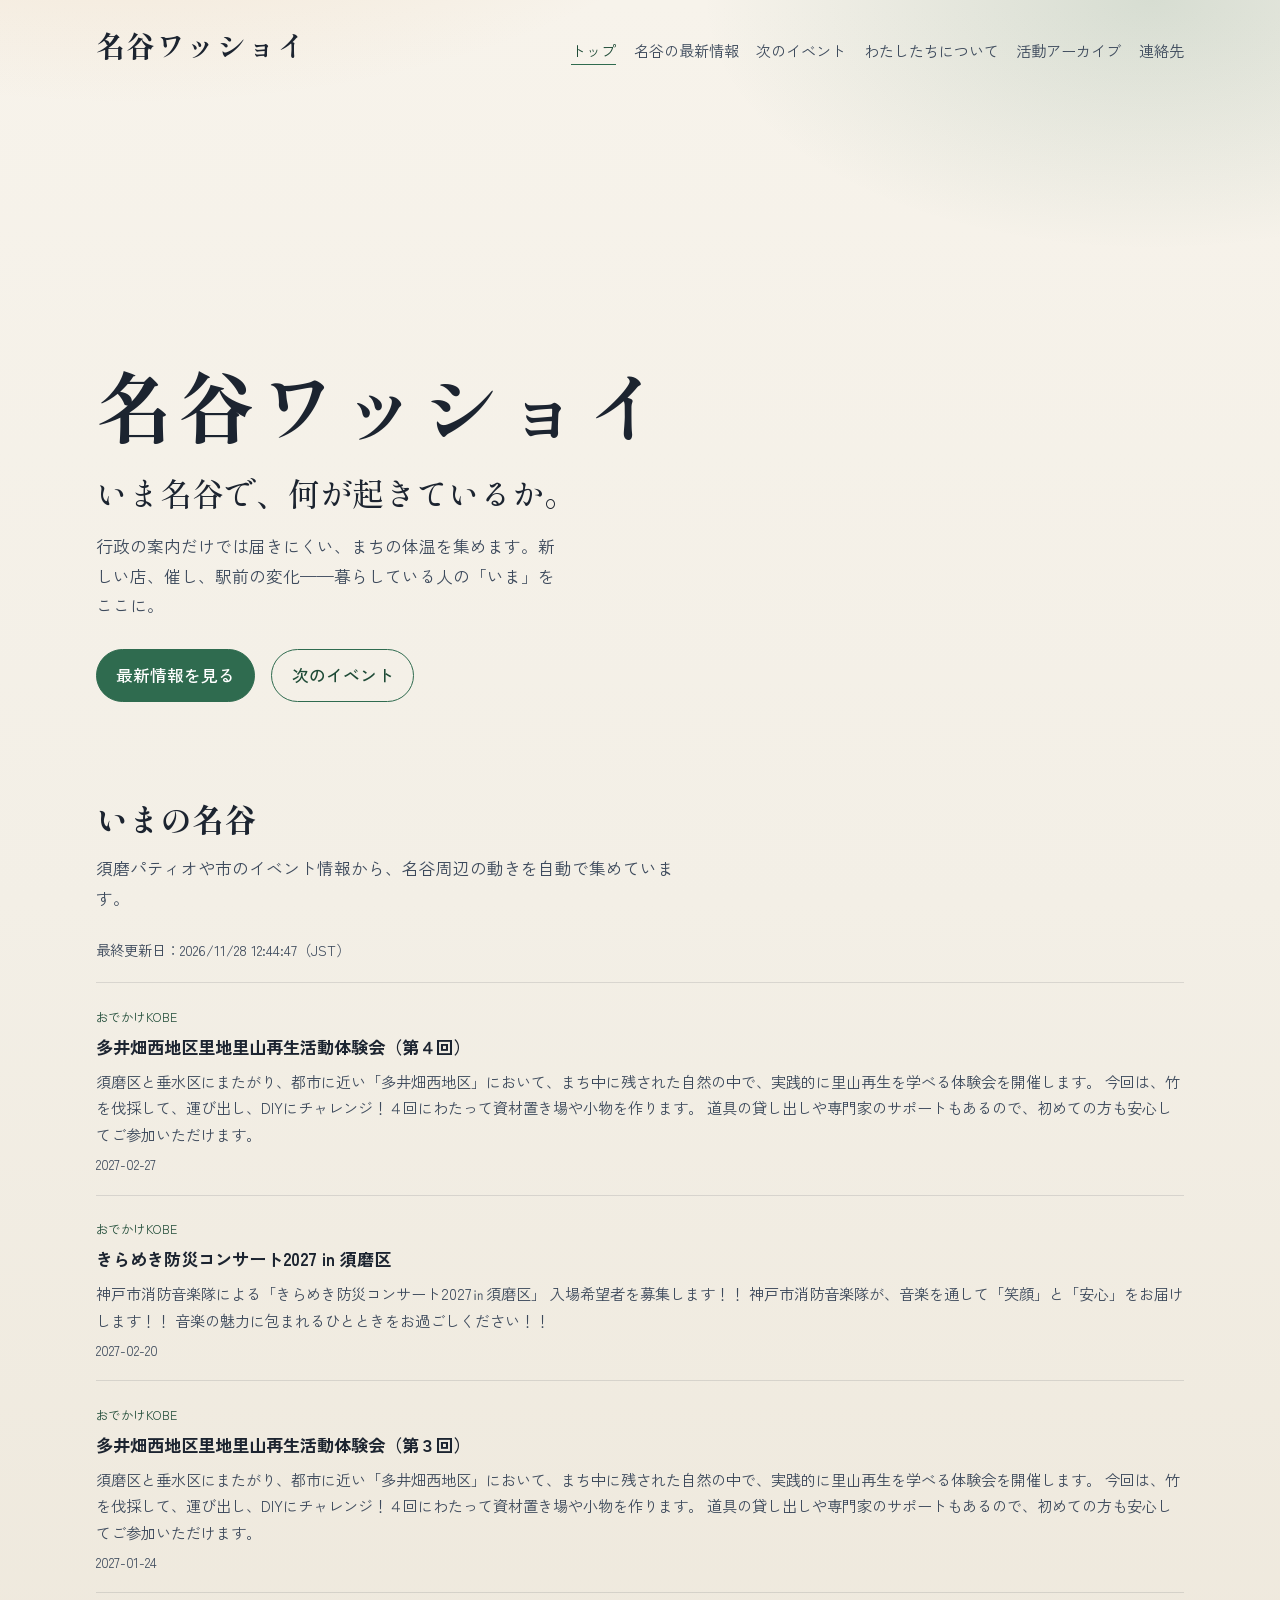
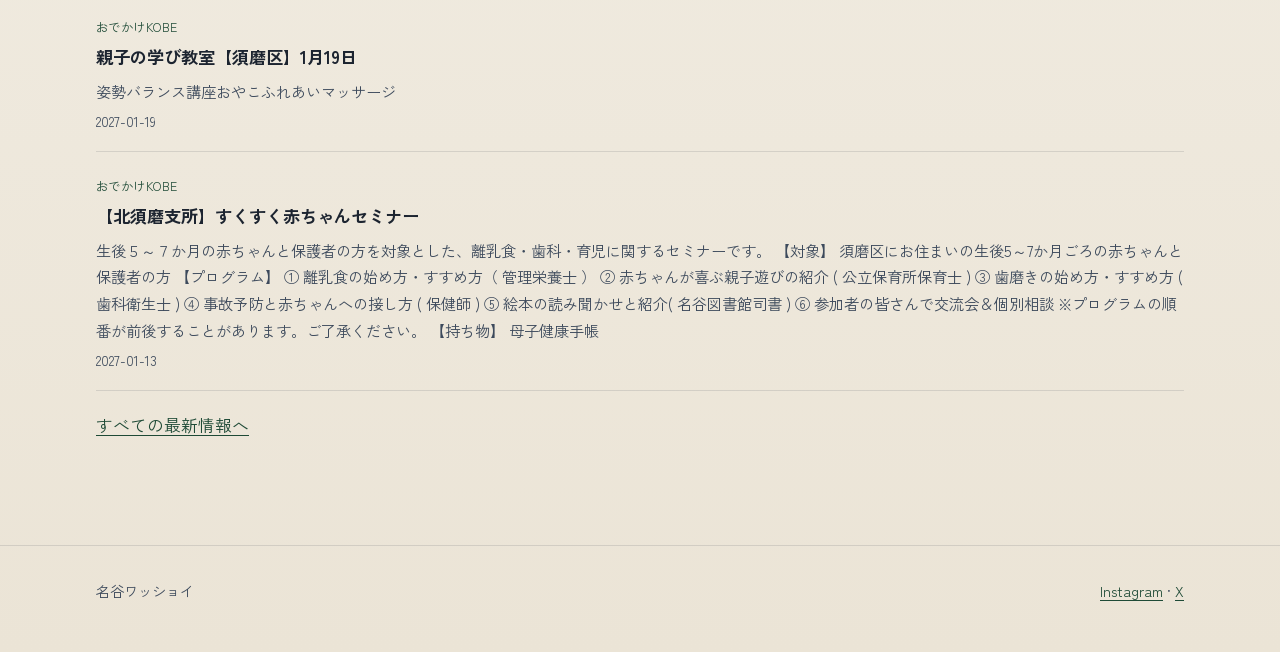
<file: index.html>
<!doctype html>
<html lang="ja">
<head>
  <meta charset="utf-8" />
  <meta name="viewport" content="width=device-width, initial-scale=1" />
  <title>名谷ワッショイ</title>
  <meta name="description" content="名谷ワッショイの活動と、名谷のいまを伝えるサイトです。" />
  <link rel="stylesheet" href="css/site.css" />
</head>
<body>
  <header class="site-header">
    <div class="wrap">
      <a class="brand" href="index.html">名谷ワッショイ</a>
      
      <nav class="nav" aria-label="主要ナビゲーション">
        <a href="index.html">トップ</a>
        <a href="news.html">名谷の最新情報</a>
        <a href="events.html">次のイベント</a>
        <a href="about.html">わたしたちについて</a>
        <a href="archive.html">活動アーカイブ</a>
        <a href="contact.html">連絡先</a>
      </nav>
    </div>
  </header>
  
  <main>
    <section class="hero">
      <div class="wrap">
        <p class="hero-brand">名谷ワッショイ</p>
        <h1>いま名谷で、何が起きているか。</h1>
        <p class="hero-lead">行政の案内だけでは届きにくい、まちの体温を集めます。新しい店、催し、駅前の変化——暮らしている人の「いま」をここに。</p>
        <div class="cta-row">
          <a class="btn" href="news.html">最新情報を見る</a>
          <a class="btn btn-ghost" href="events.html">次のイベント</a>
        </div>
      </div>
    </section>
    <section class="section">
      <div class="wrap">
        <h2>いまの名谷</h2>
        <p class="section-lead">須磨パティオや市のイベント情報から、名谷周辺の動きを自動で集めています。</p>
        <p class="meta-line" data-news-updated>最終更新日：読み込み中…</p>
        <ul class="news-list" data-news-list data-limit="5"></ul>
        <p style="margin-top:1.25rem"><a href="news.html">すべての最新情報へ</a></p>
      </div>
    </section>
  </main>
  
  
  <footer class="site-footer">
    <div class="wrap">
      <div>名谷ワッショイ</div>
      <div>
        <a href="https://www.instagram.com/myodani.washoi/" target="_blank" rel="noopener noreferrer">Instagram</a>
        ·
        <a href="https://x.com/myodani_washoi" target="_blank" rel="noopener noreferrer">X</a>
      </div>
    </div>
  </footer>
  <script src="js/nav.js"></script>
  <script src="js/news.js"></script>
</body>
</html>
</file>
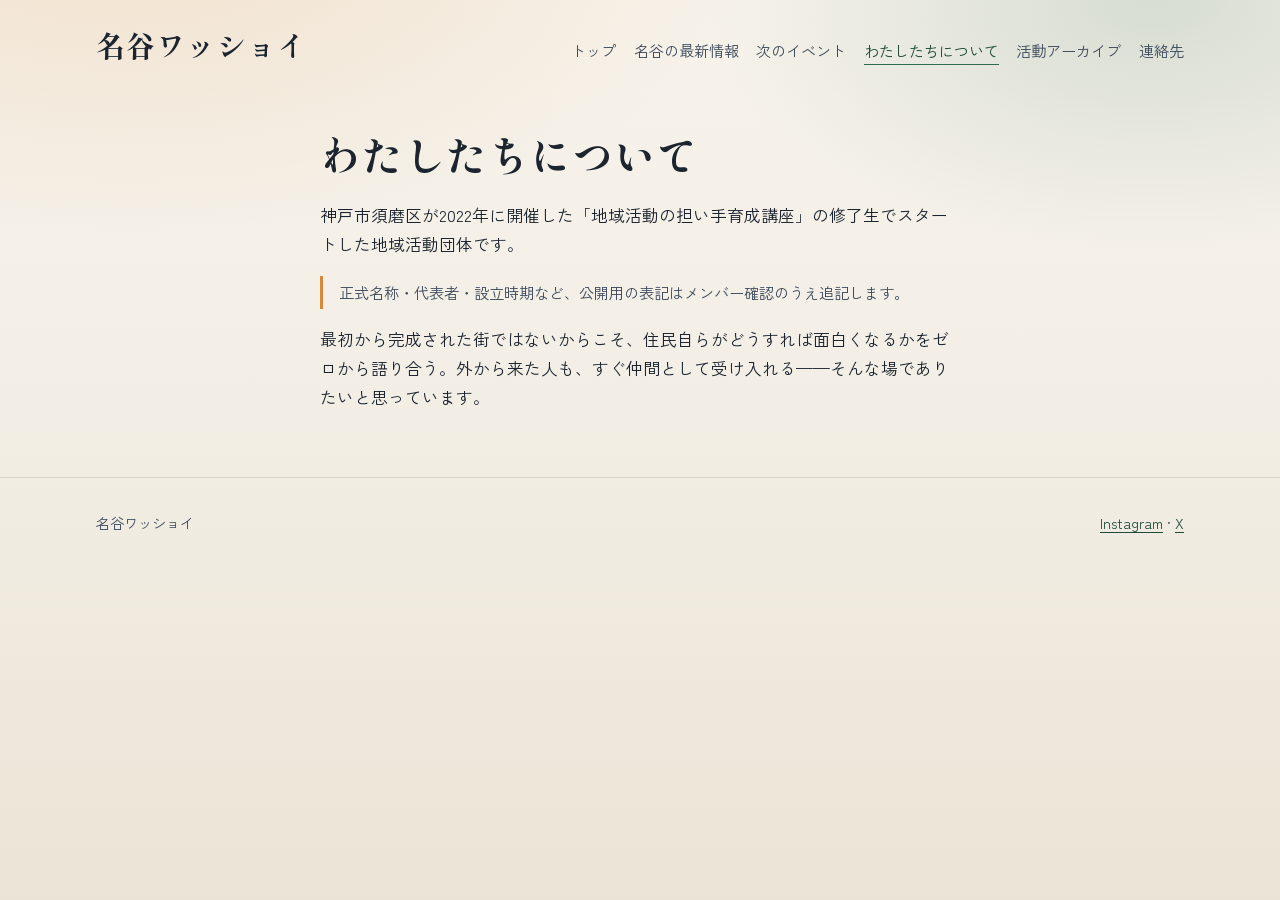
<file: about.html>
<!doctype html>
<html lang="ja">
<head>
  <meta charset="utf-8" />
  <meta name="viewport" content="width=device-width, initial-scale=1" />
  <title>わたしたちについて｜名谷ワッショイ</title>
  <meta name="description" content="名谷ワッショイの活動と、名谷のいまを伝えるサイトです。" />
  <link rel="stylesheet" href="css/site.css" />
</head>
<body>
  <header class="site-header">
    <div class="wrap">
      <a class="brand" href="index.html">名谷ワッショイ</a>
      
      <nav class="nav" aria-label="主要ナビゲーション">
        <a href="index.html">トップ</a>
        <a href="news.html">名谷の最新情報</a>
        <a href="events.html">次のイベント</a>
        <a href="about.html">わたしたちについて</a>
        <a href="archive.html">活動アーカイブ</a>
        <a href="contact.html">連絡先</a>
      </nav>
    </div>
  </header>
  
  <main>
    <section class="page-hero">
      <div class="wrap prose">
        <h1>わたしたちについて</h1>
        <p>神戸市須磨区が2022年に開催した「地域活動の担い手育成講座」の修了生でスタートした地域活動団体です。</p>
        <p class="placeholder">正式名称・代表者・設立時期など、公開用の表記はメンバー確認のうえ追記します。</p>
        <p>最初から完成された街ではないからこそ、住民自らがどうすれば面白くなるかをゼロから語り合う。外から来た人も、すぐ仲間として受け入れる——そんな場でありたいと思っています。</p>
      </div>
    </section>
  </main>
  
  
  <footer class="site-footer">
    <div class="wrap">
      <div>名谷ワッショイ</div>
      <div>
        <a href="https://www.instagram.com/myodani.washoi/" target="_blank" rel="noopener noreferrer">Instagram</a>
        ·
        <a href="https://x.com/myodani_washoi" target="_blank" rel="noopener noreferrer">X</a>
      </div>
    </div>
  </footer>
  <script src="js/nav.js"></script>
  
</body>
</html>
</file>
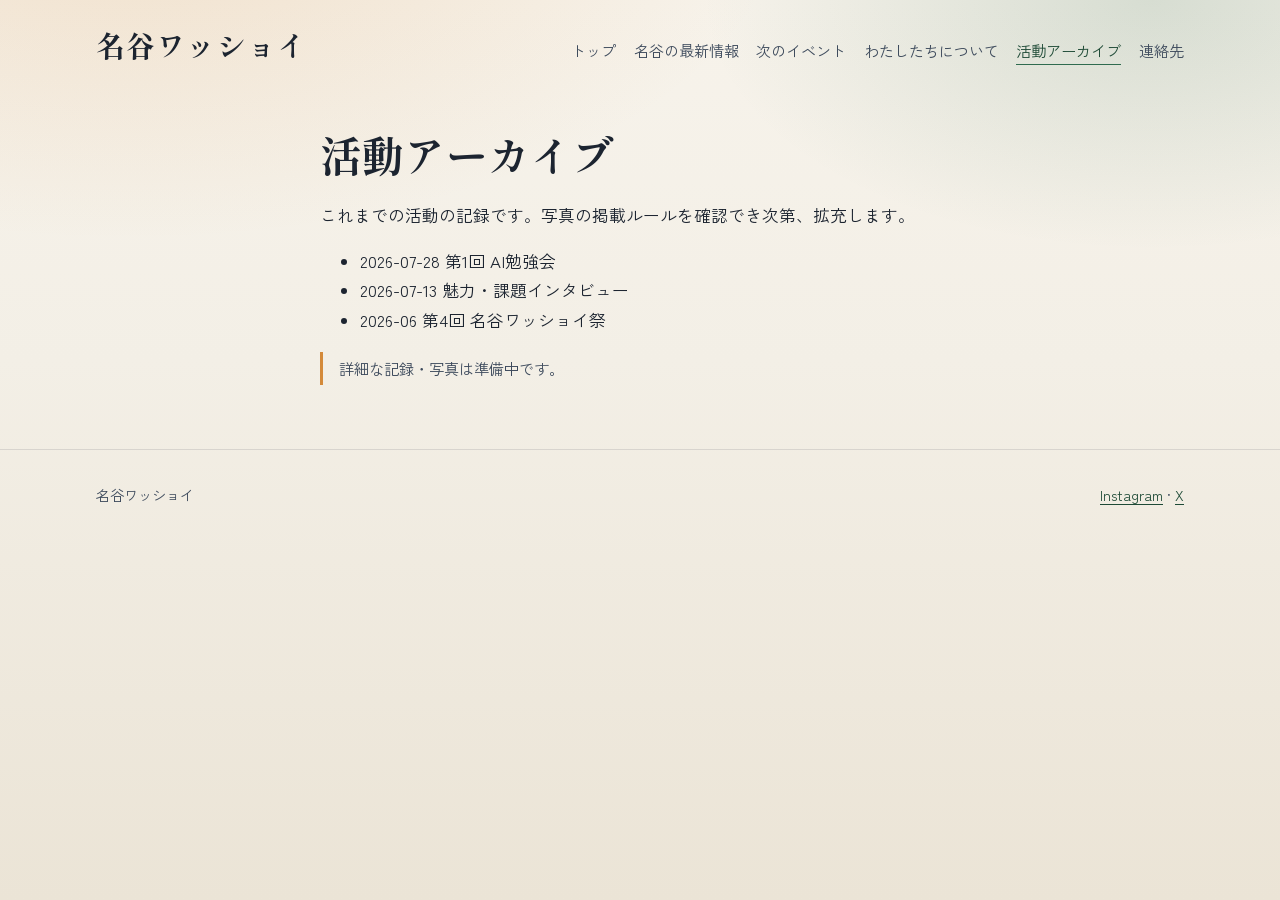
<file: archive.html>
<!doctype html>
<html lang="ja">
<head>
  <meta charset="utf-8" />
  <meta name="viewport" content="width=device-width, initial-scale=1" />
  <title>活動アーカイブ｜名谷ワッショイ</title>
  <meta name="description" content="名谷ワッショイの活動と、名谷のいまを伝えるサイトです。" />
  <link rel="stylesheet" href="css/site.css" />
</head>
<body>
  <header class="site-header">
    <div class="wrap">
      <a class="brand" href="index.html">名谷ワッショイ</a>
      
      <nav class="nav" aria-label="主要ナビゲーション">
        <a href="index.html">トップ</a>
        <a href="news.html">名谷の最新情報</a>
        <a href="events.html">次のイベント</a>
        <a href="about.html">わたしたちについて</a>
        <a href="archive.html">活動アーカイブ</a>
        <a href="contact.html">連絡先</a>
      </nav>
    </div>
  </header>
  
  <main>
    <section class="page-hero">
      <div class="wrap prose">
        <h1>活動アーカイブ</h1>
        <p>これまでの活動の記録です。写真の掲載ルールを確認でき次第、拡充します。</p>
        <ul>
          <li>2026-07-28 第1回 AI勉強会</li>
          <li>2026-07-13 魅力・課題インタビュー</li>
          <li>2026-06 第4回 名谷ワッショイ祭</li>
        </ul>
        <p class="placeholder">詳細な記録・写真は準備中です。</p>
      </div>
    </section>
  </main>
  
  
  <footer class="site-footer">
    <div class="wrap">
      <div>名谷ワッショイ</div>
      <div>
        <a href="https://www.instagram.com/myodani.washoi/" target="_blank" rel="noopener noreferrer">Instagram</a>
        ·
        <a href="https://x.com/myodani_washoi" target="_blank" rel="noopener noreferrer">X</a>
      </div>
    </div>
  </footer>
  <script src="js/nav.js"></script>
  
</body>
</html>
</file>
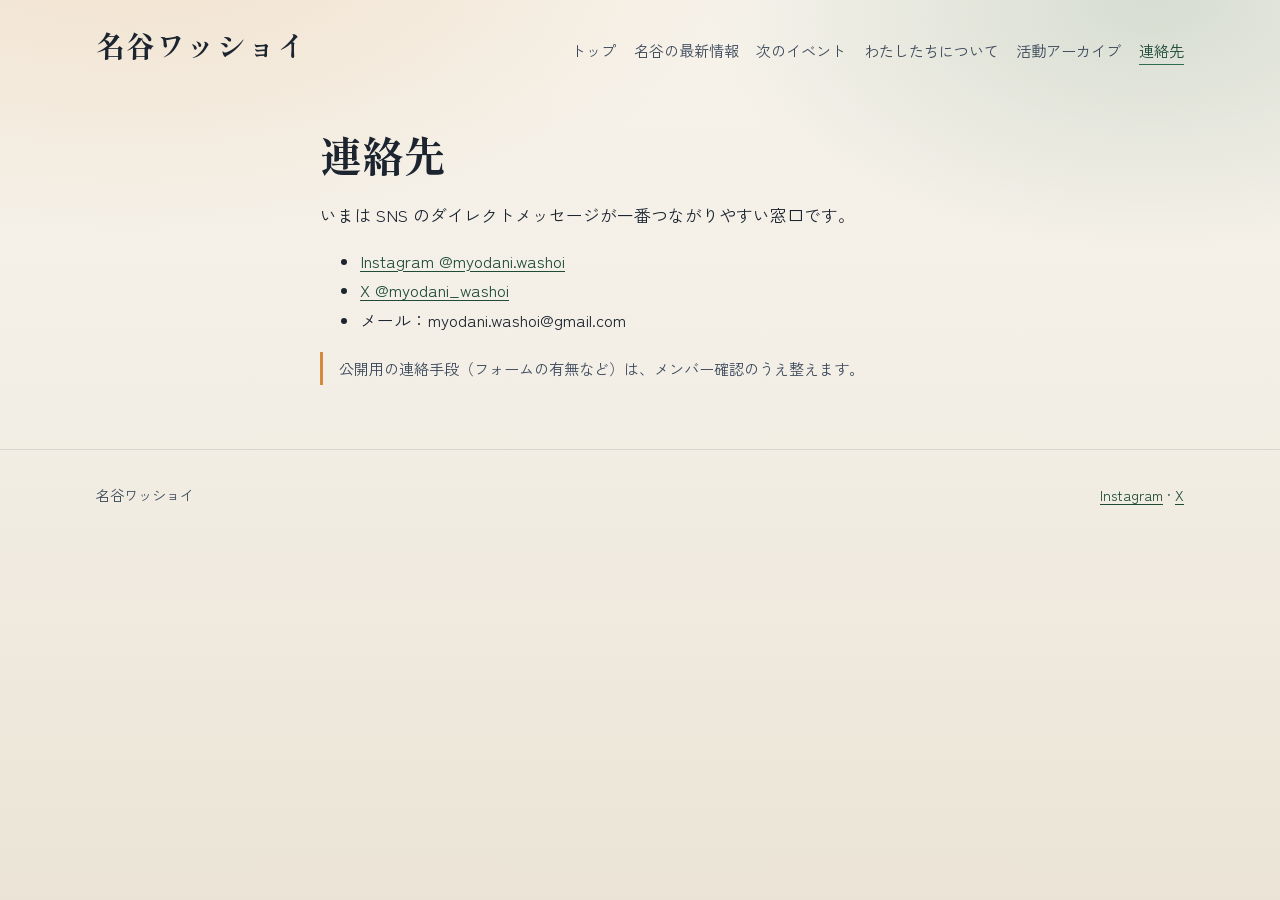
<file: contact.html>
<!doctype html>
<html lang="ja">
<head>
  <meta charset="utf-8" />
  <meta name="viewport" content="width=device-width, initial-scale=1" />
  <title>連絡先｜名谷ワッショイ</title>
  <meta name="description" content="名谷ワッショイの活動と、名谷のいまを伝えるサイトです。" />
  <link rel="stylesheet" href="css/site.css" />
</head>
<body>
  <header class="site-header">
    <div class="wrap">
      <a class="brand" href="index.html">名谷ワッショイ</a>
      
      <nav class="nav" aria-label="主要ナビゲーション">
        <a href="index.html">トップ</a>
        <a href="news.html">名谷の最新情報</a>
        <a href="events.html">次のイベント</a>
        <a href="about.html">わたしたちについて</a>
        <a href="archive.html">活動アーカイブ</a>
        <a href="contact.html">連絡先</a>
      </nav>
    </div>
  </header>
  
  <main>
    <section class="page-hero">
      <div class="wrap prose">
        <h1>連絡先</h1>
        <p>いまは SNS のダイレクトメッセージが一番つながりやすい窓口です。</p>
        <ul>
          <li><a href="https://www.instagram.com/myodani.washoi/" target="_blank" rel="noopener noreferrer">Instagram @myodani.washoi</a></li>
          <li><a href="https://x.com/myodani_washoi" target="_blank" rel="noopener noreferrer">X @myodani_washoi</a></li>
          <li>メール：myodani.washoi@gmail.com</li>
        </ul>
        <p class="placeholder">公開用の連絡手段（フォームの有無など）は、メンバー確認のうえ整えます。</p>
      </div>
    </section>
  </main>
  
  
  <footer class="site-footer">
    <div class="wrap">
      <div>名谷ワッショイ</div>
      <div>
        <a href="https://www.instagram.com/myodani.washoi/" target="_blank" rel="noopener noreferrer">Instagram</a>
        ·
        <a href="https://x.com/myodani_washoi" target="_blank" rel="noopener noreferrer">X</a>
      </div>
    </div>
  </footer>
  <script src="js/nav.js"></script>
  
</body>
</html>
</file>
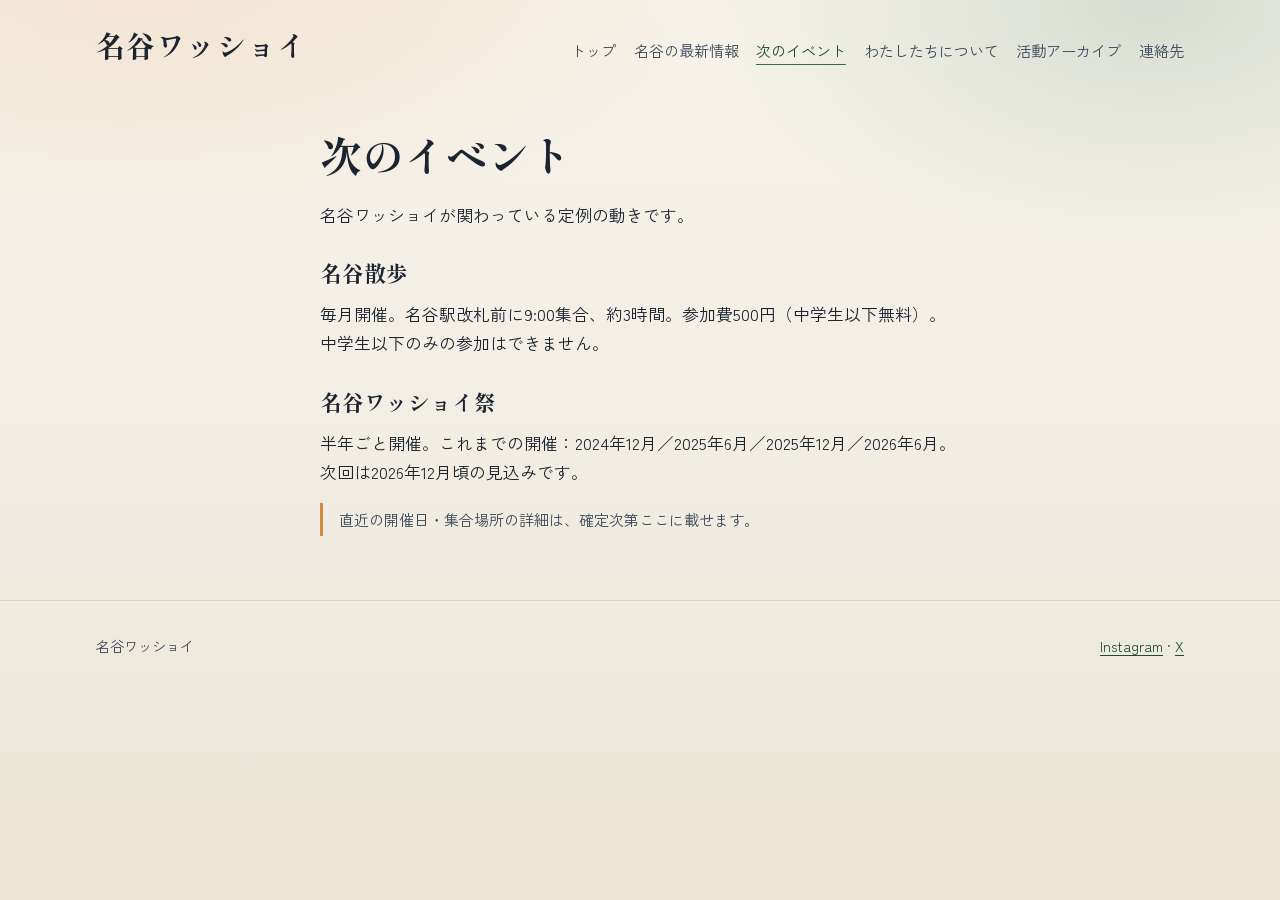
<file: events.html>
<!doctype html>
<html lang="ja">
<head>
  <meta charset="utf-8" />
  <meta name="viewport" content="width=device-width, initial-scale=1" />
  <title>次のイベント｜名谷ワッショイ</title>
  <meta name="description" content="名谷ワッショイの活動と、名谷のいまを伝えるサイトです。" />
  <link rel="stylesheet" href="css/site.css" />
</head>
<body>
  <header class="site-header">
    <div class="wrap">
      <a class="brand" href="index.html">名谷ワッショイ</a>
      
      <nav class="nav" aria-label="主要ナビゲーション">
        <a href="index.html">トップ</a>
        <a href="news.html">名谷の最新情報</a>
        <a href="events.html">次のイベント</a>
        <a href="about.html">わたしたちについて</a>
        <a href="archive.html">活動アーカイブ</a>
        <a href="contact.html">連絡先</a>
      </nav>
    </div>
  </header>
  
  <main>
    <section class="page-hero">
      <div class="wrap prose">
        <h1>次のイベント</h1>
        <p>名谷ワッショイが関わっている定例の動きです。</p>
        <h2 style="font-family:var(--font-display);font-size:1.35rem;margin:1.5rem 0 0.5rem">名谷散歩</h2>
        <p>毎月開催。名谷駅改札前に9:00集合、約3時間。参加費500円（中学生以下無料）。中学生以下のみの参加はできません。</p>
        <h2 style="font-family:var(--font-display);font-size:1.35rem;margin:1.5rem 0 0.5rem">名谷ワッショイ祭</h2>
        <p>半年ごと開催。これまでの開催：2024年12月／2025年6月／2025年12月／2026年6月。次回は2026年12月頃の見込みです。</p>
        <p class="placeholder">直近の開催日・集合場所の詳細は、確定次第ここに載せます。</p>
      </div>
    </section>
  </main>
  
  
  <footer class="site-footer">
    <div class="wrap">
      <div>名谷ワッショイ</div>
      <div>
        <a href="https://www.instagram.com/myodani.washoi/" target="_blank" rel="noopener noreferrer">Instagram</a>
        ·
        <a href="https://x.com/myodani_washoi" target="_blank" rel="noopener noreferrer">X</a>
      </div>
    </div>
  </footer>
  <script src="js/nav.js"></script>
  
</body>
</html>
</file>
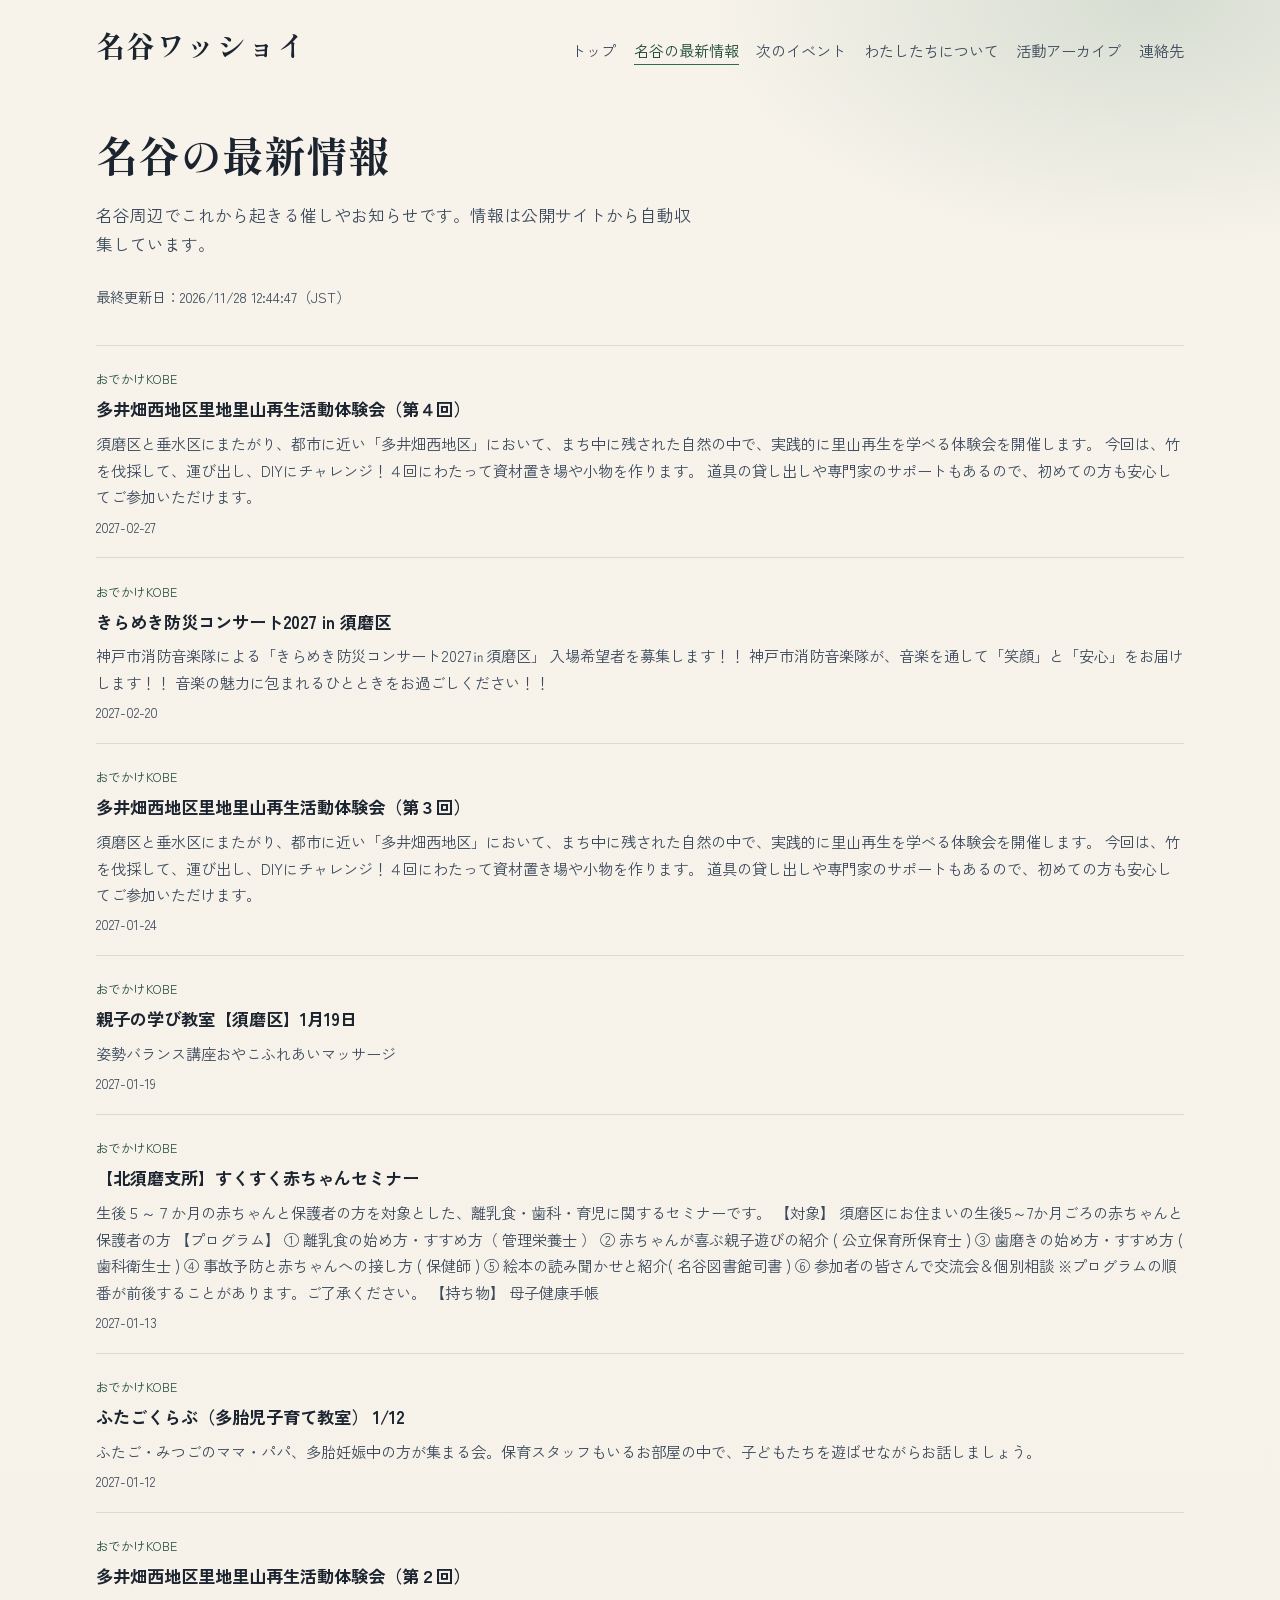
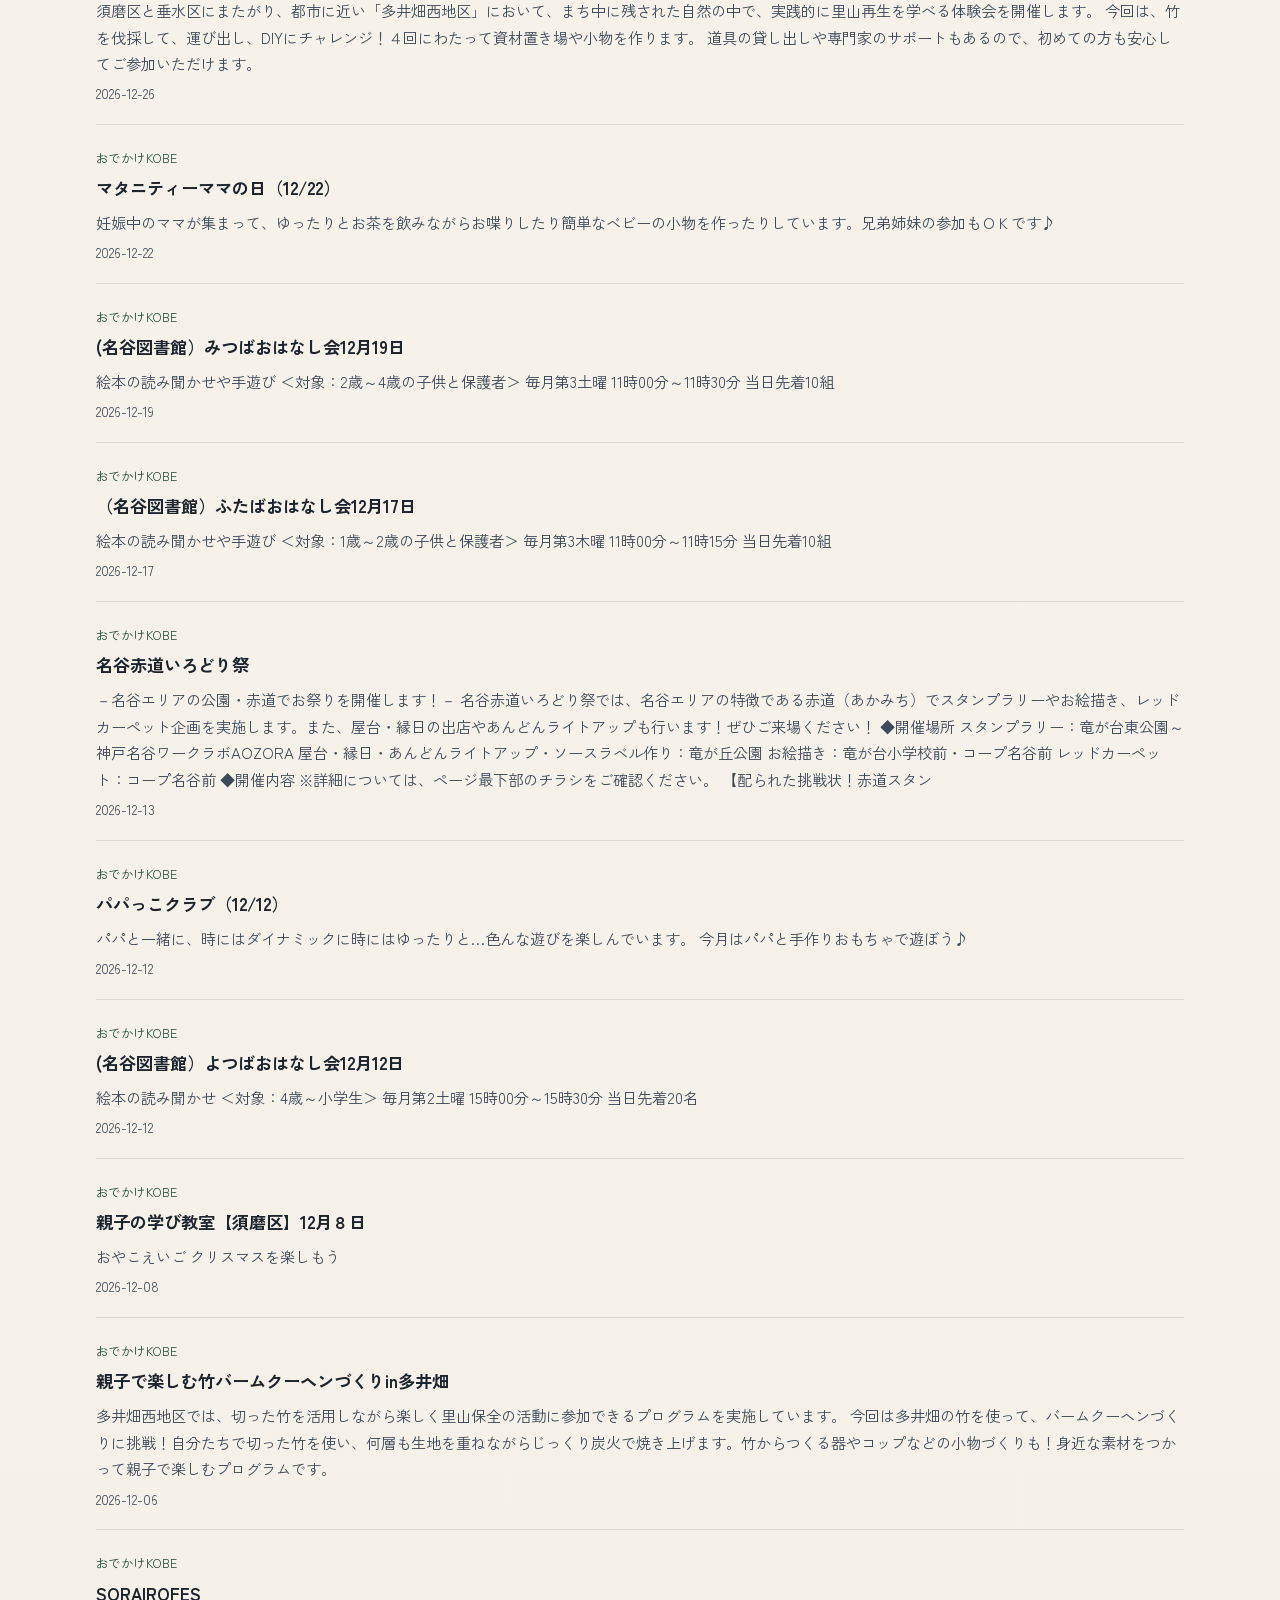
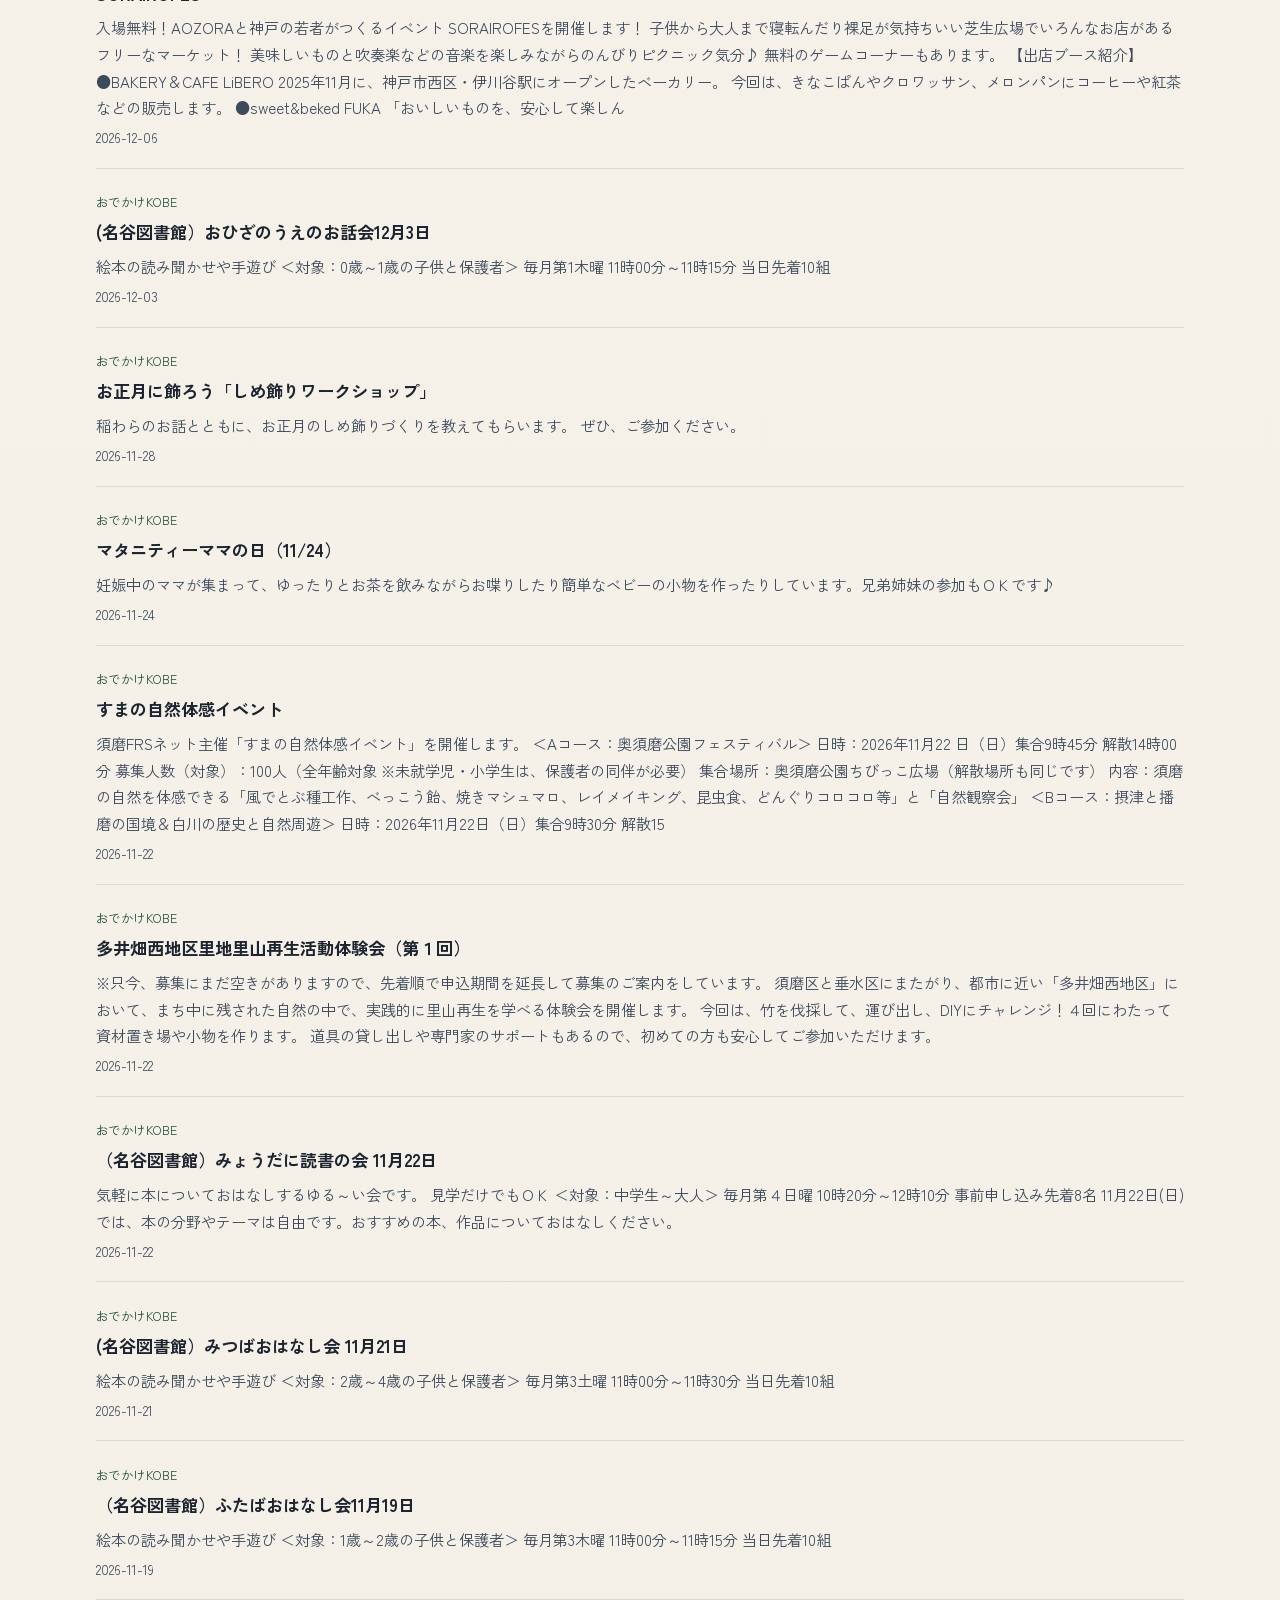
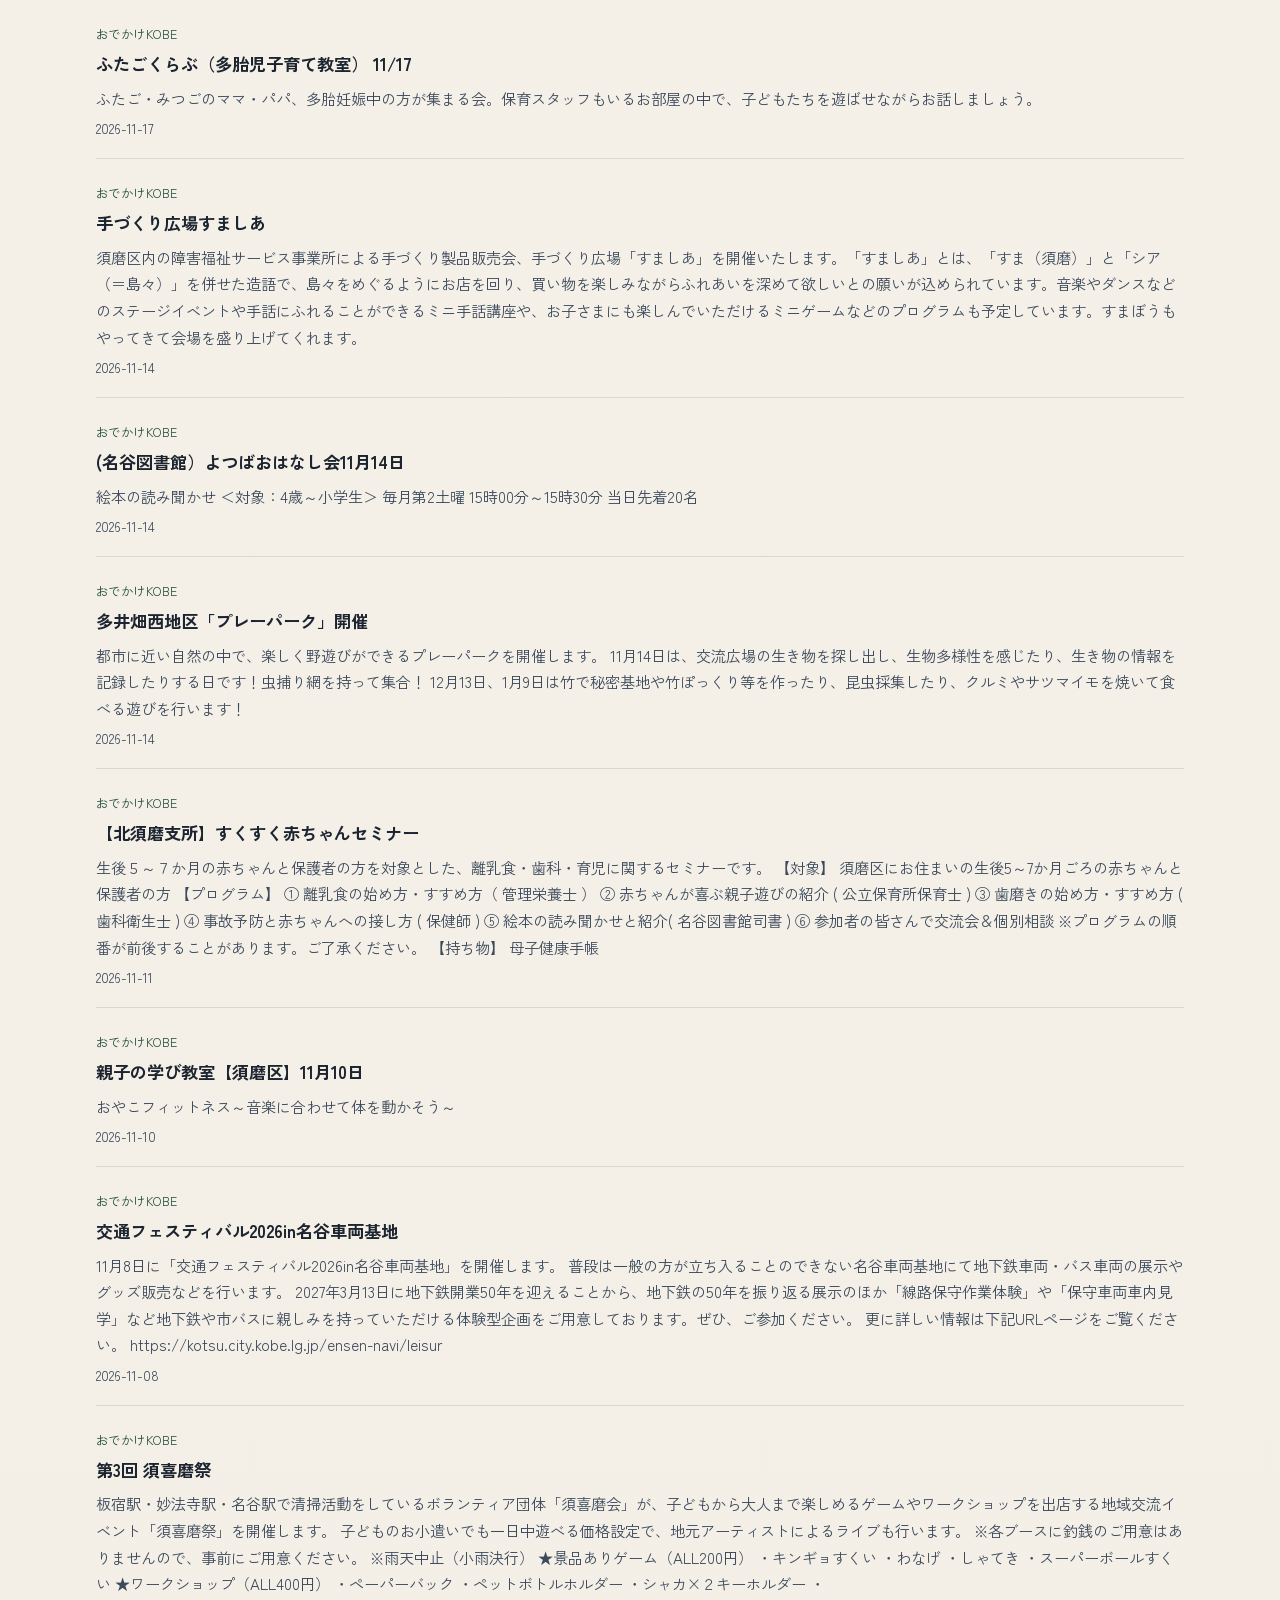
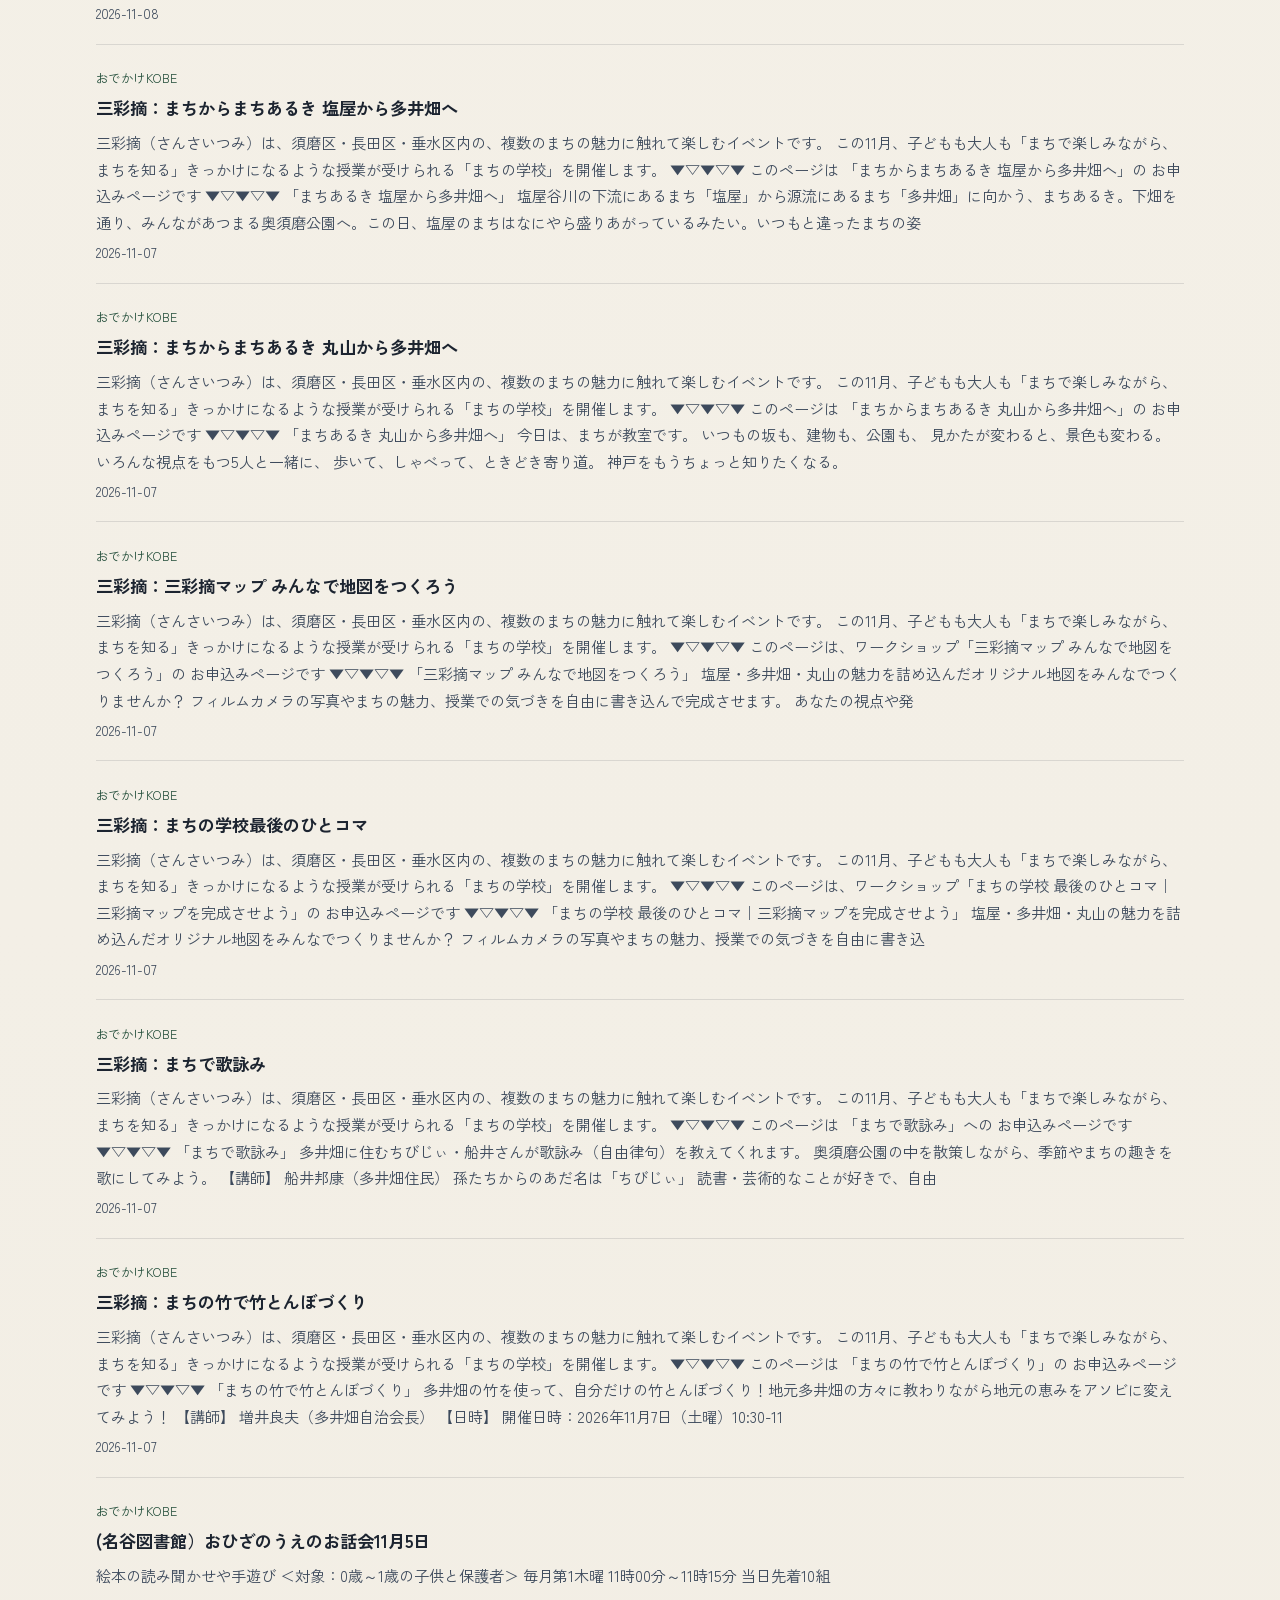
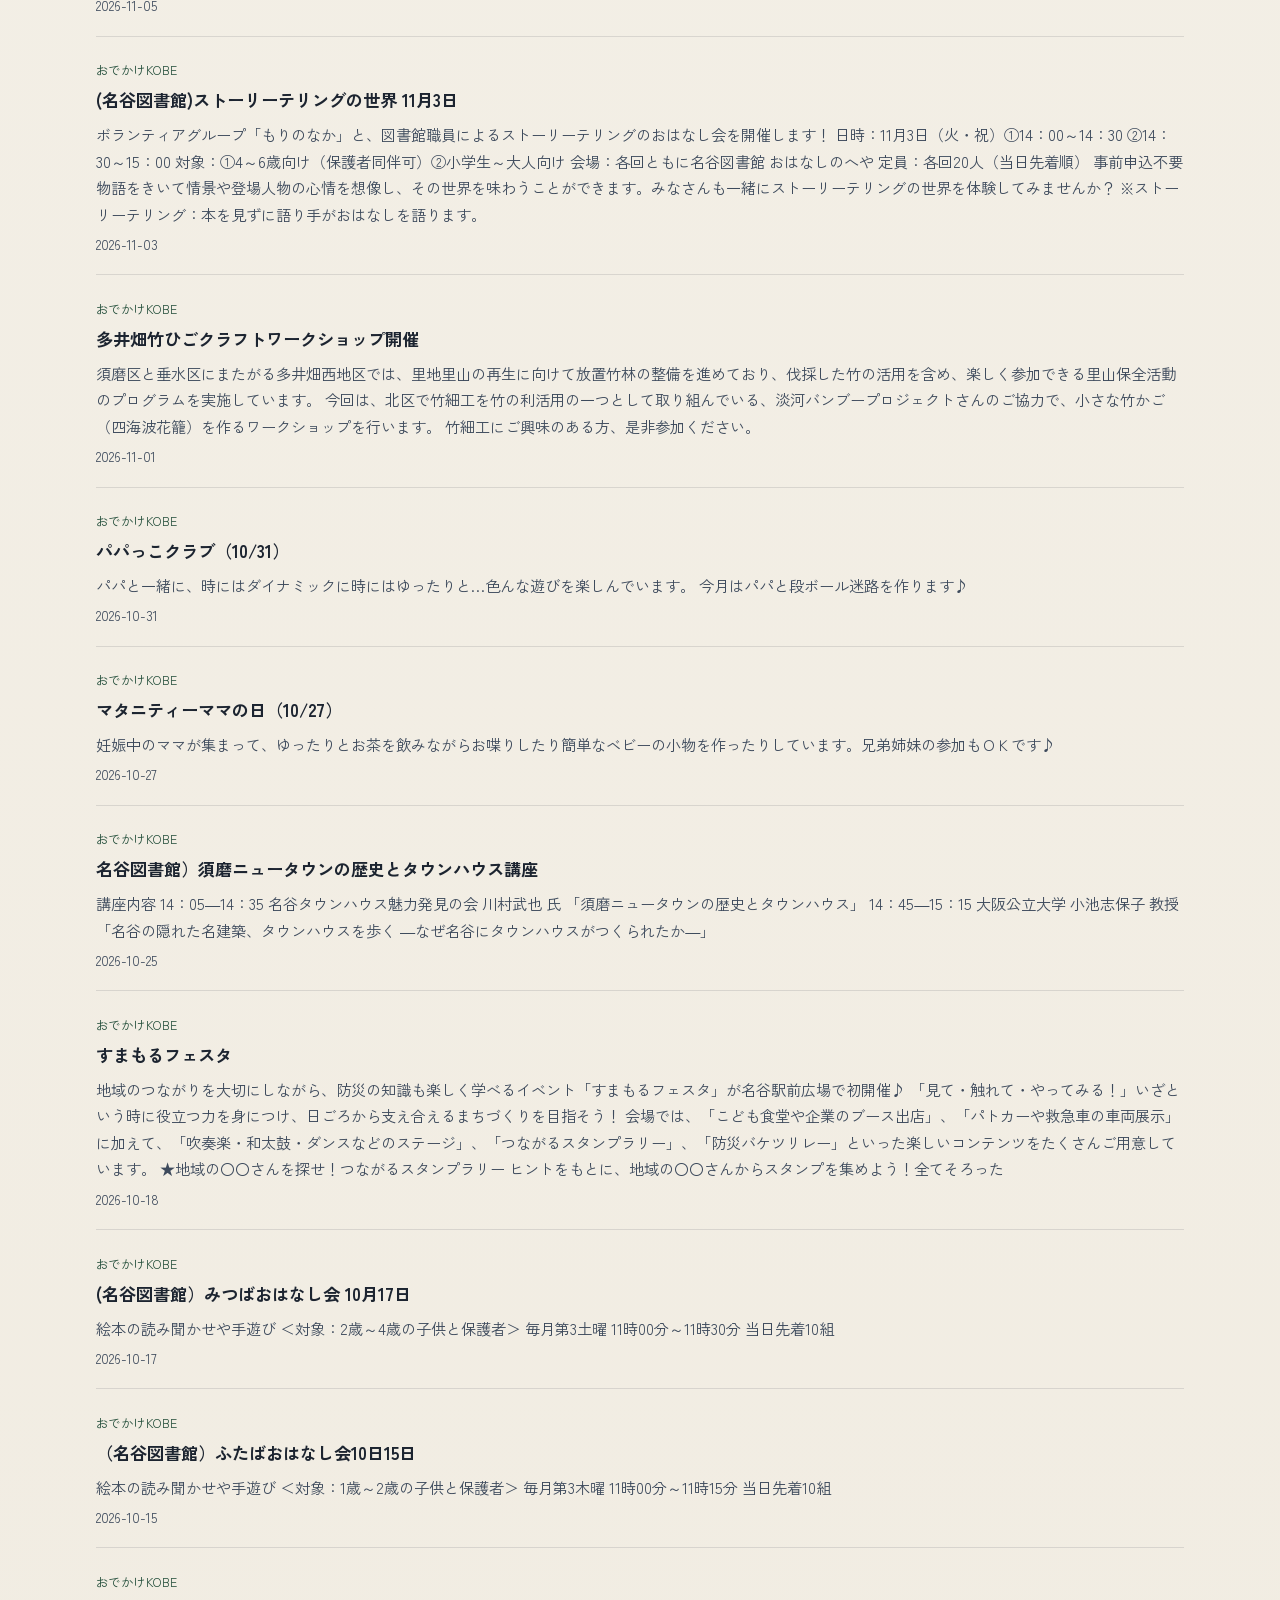
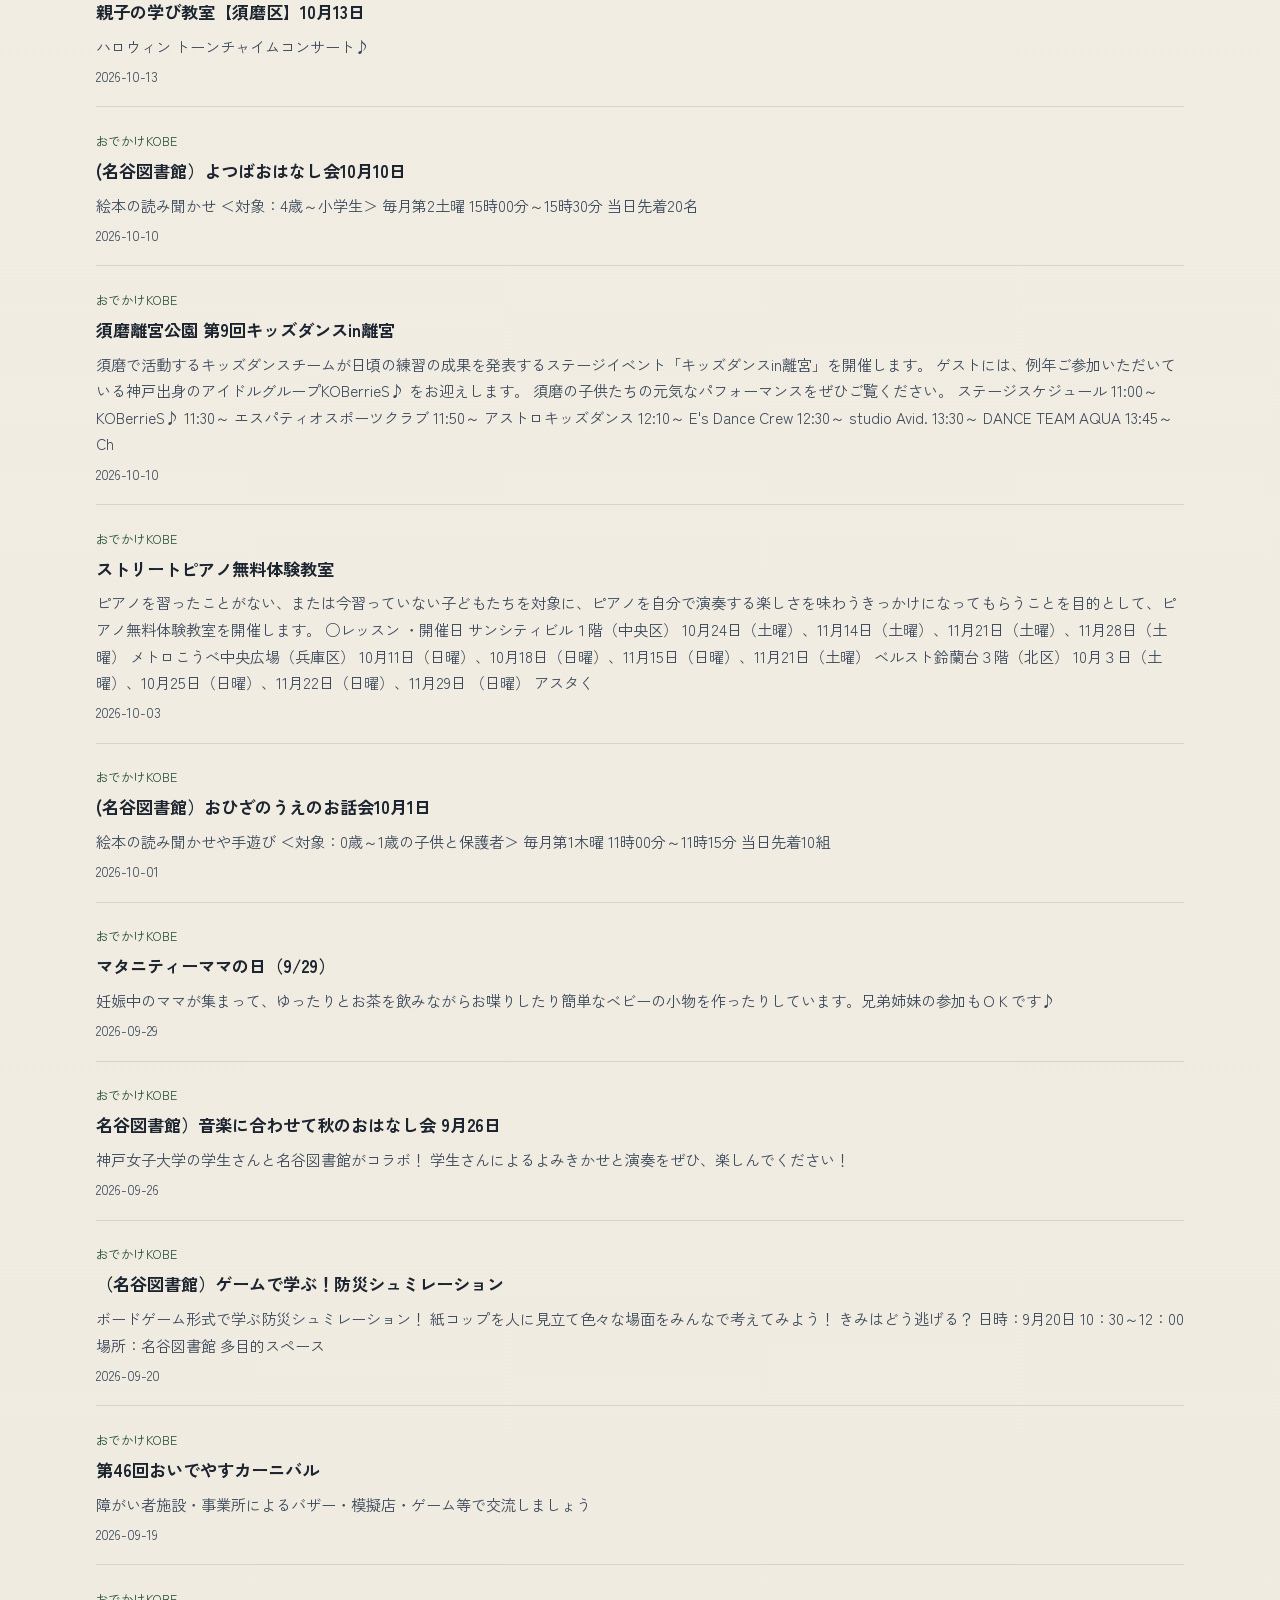
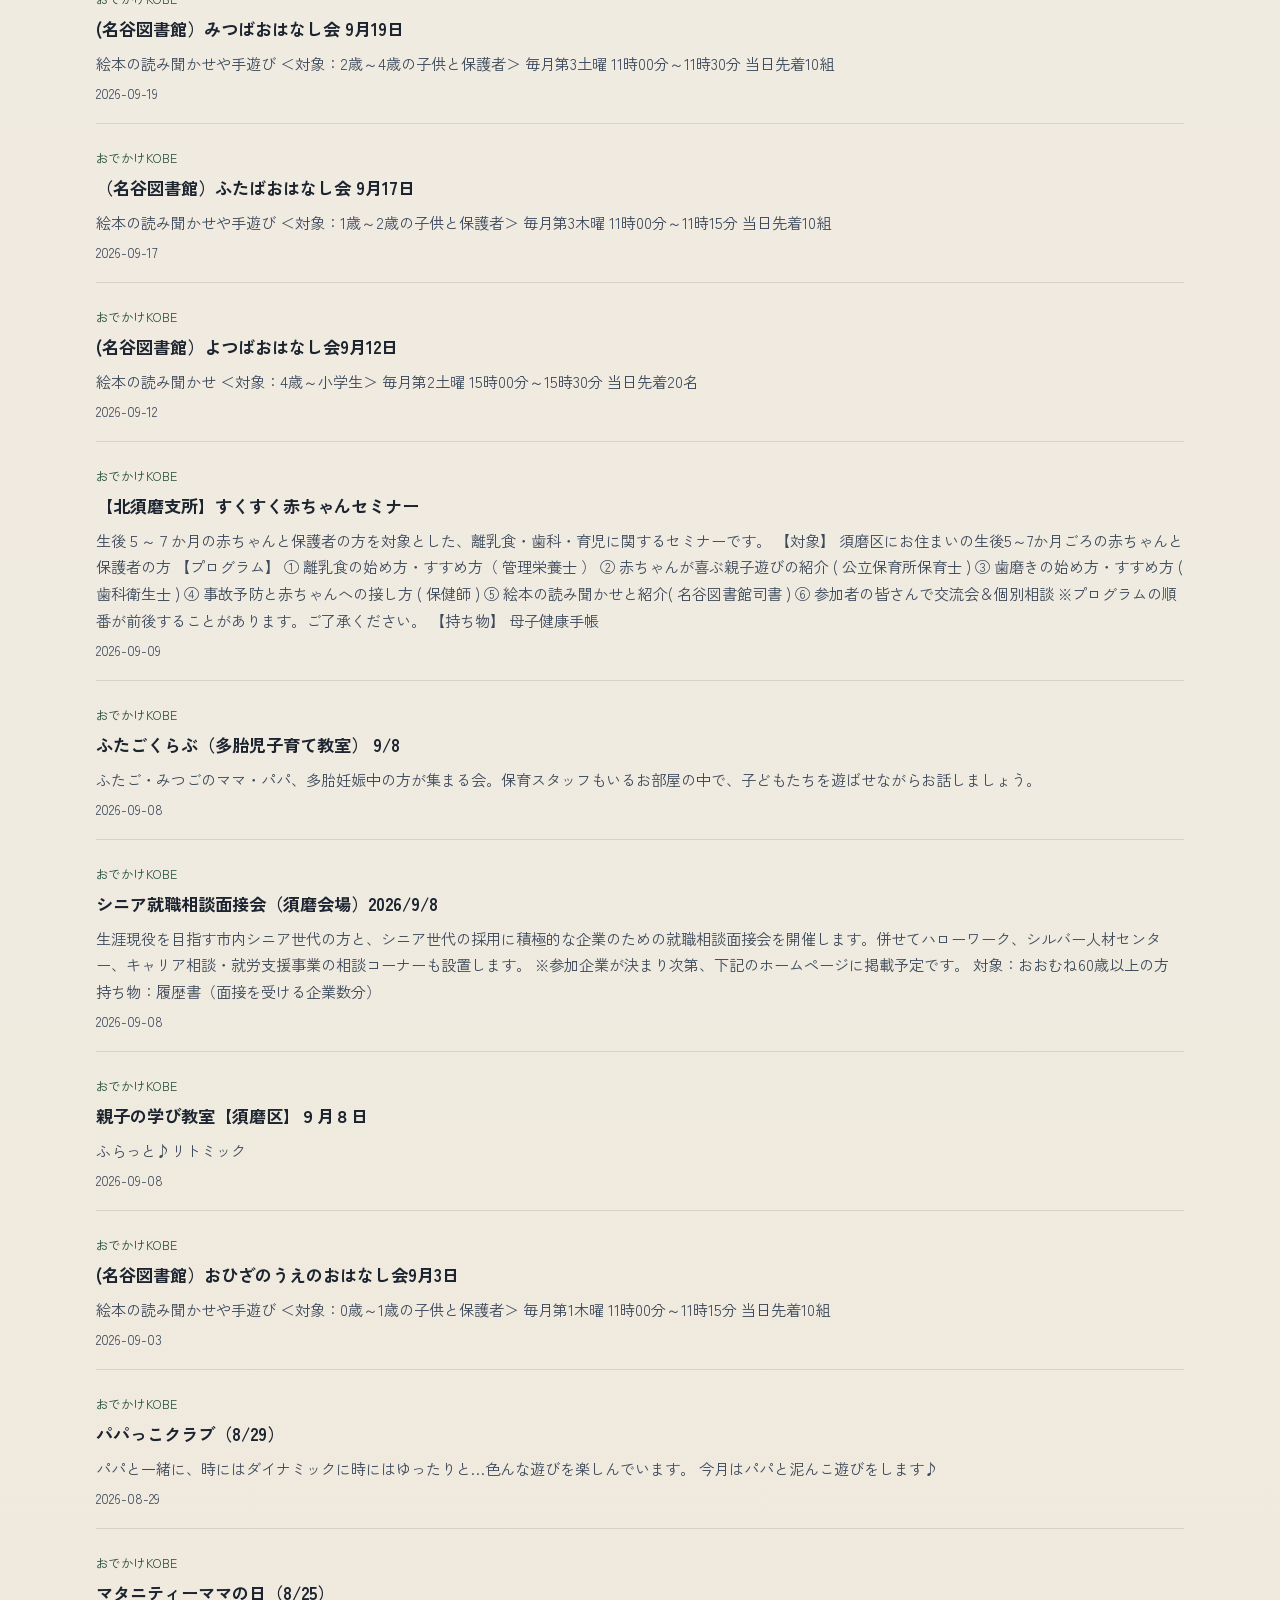
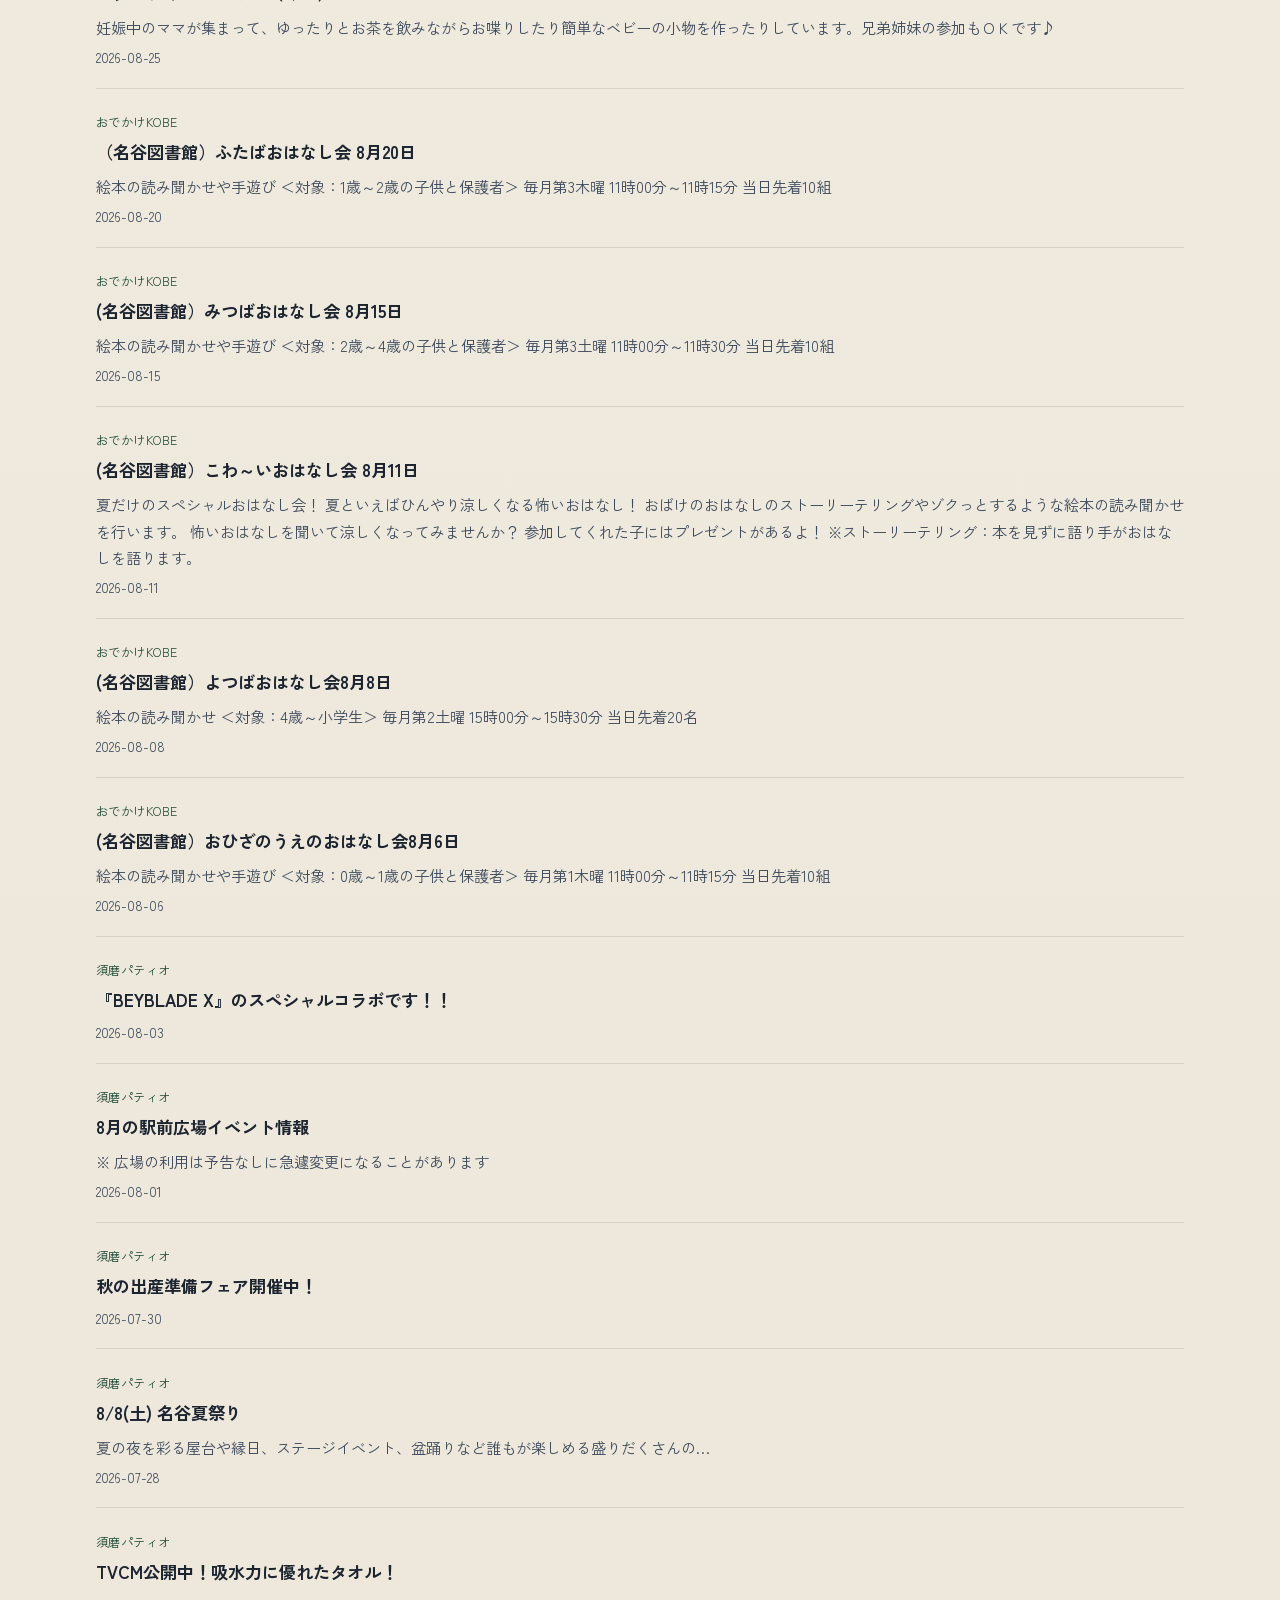
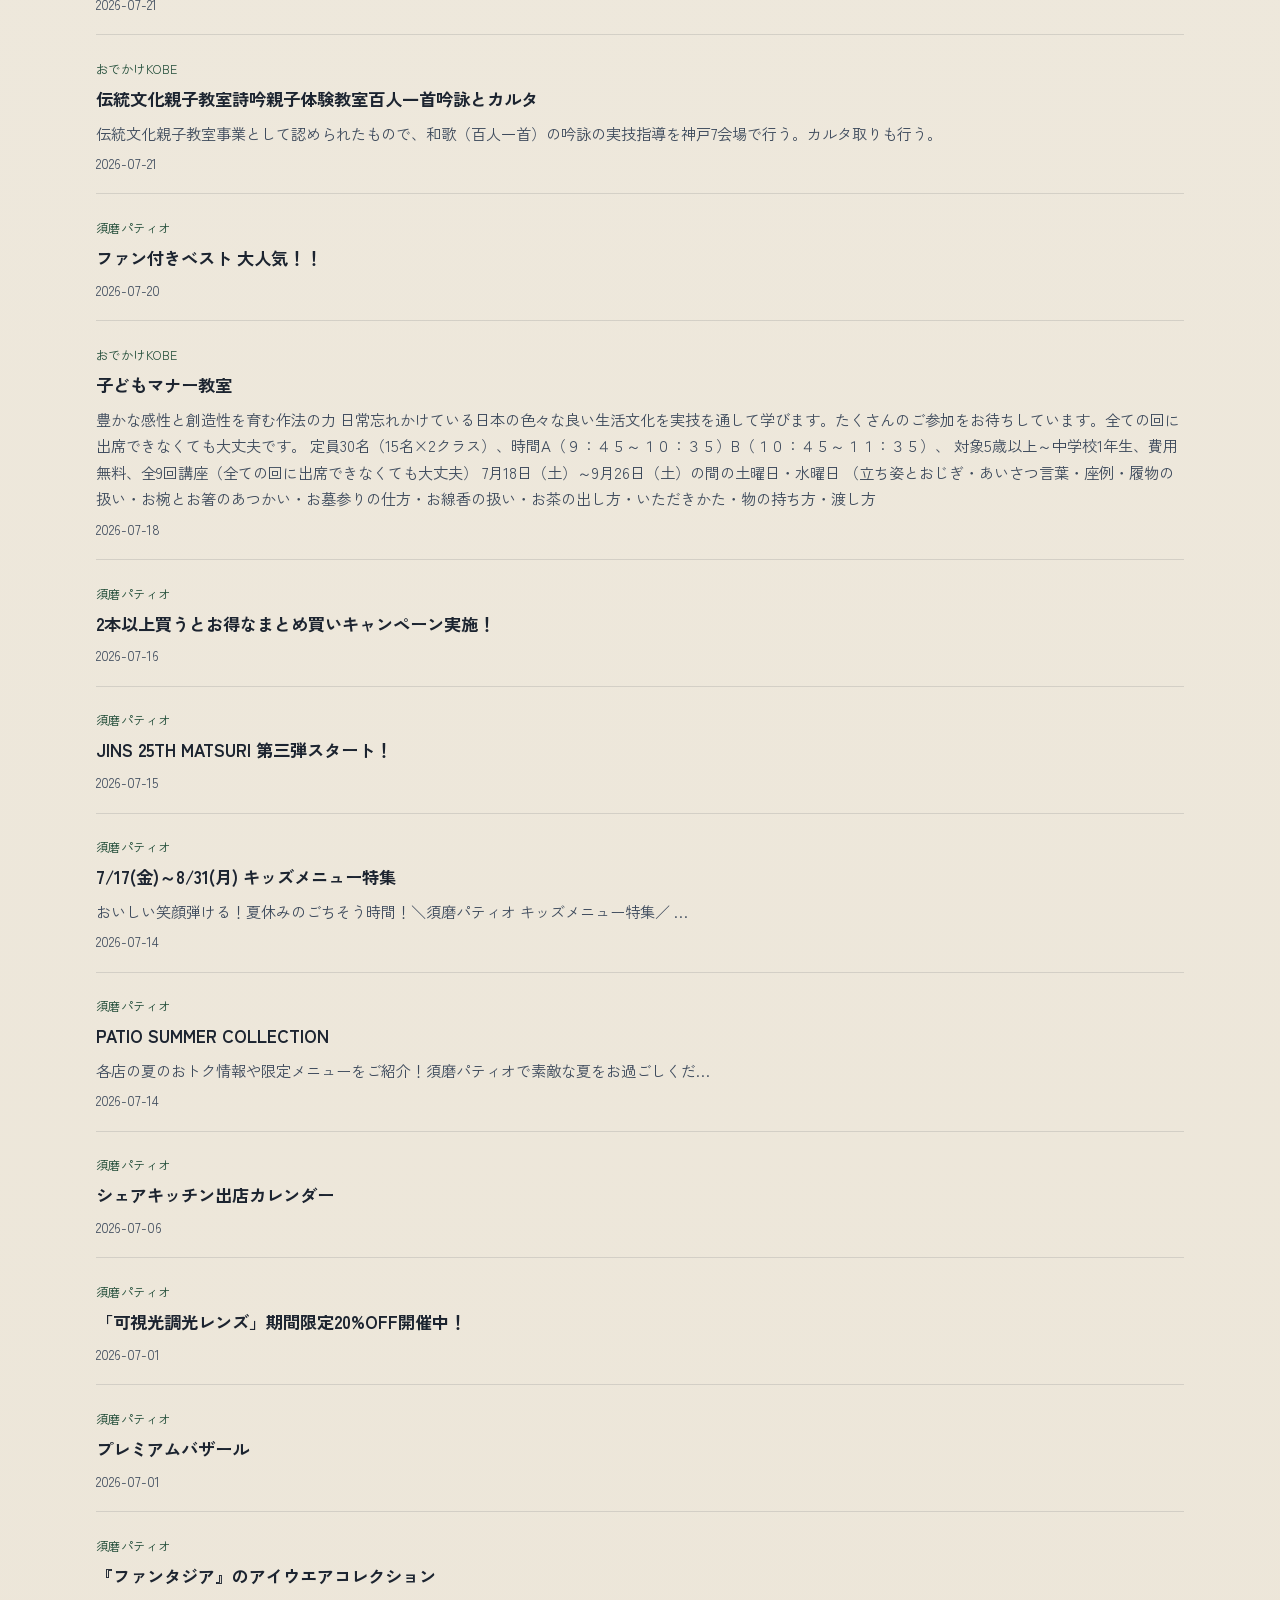
<file: news.html>
<!doctype html>
<html lang="ja">
<head>
  <meta charset="utf-8" />
  <meta name="viewport" content="width=device-width, initial-scale=1" />
  <title>名谷の最新情報｜名谷ワッショイ</title>
  <meta name="description" content="名谷ワッショイの活動と、名谷のいまを伝えるサイトです。" />
  <link rel="stylesheet" href="css/site.css" />
</head>
<body>
  <header class="site-header">
    <div class="wrap">
      <a class="brand" href="index.html">名谷ワッショイ</a>
      
      <nav class="nav" aria-label="主要ナビゲーション">
        <a href="index.html">トップ</a>
        <a href="news.html">名谷の最新情報</a>
        <a href="events.html">次のイベント</a>
        <a href="about.html">わたしたちについて</a>
        <a href="archive.html">活動アーカイブ</a>
        <a href="contact.html">連絡先</a>
      </nav>
    </div>
  </header>
  
  <main>
    <section class="page-hero">
      <div class="wrap">
        <h1>名谷の最新情報</h1>
        <p class="section-lead">名谷周辺でこれから起きる催しやお知らせです。情報は公開サイトから自動収集しています。</p>
        <p class="meta-line" data-news-updated>最終更新日：読み込み中…</p>
      </div>
    </section>
    <section class="section" style="padding-top:0">
      <div class="wrap">
        <ul class="news-list" data-news-list></ul>
      </div>
    </section>
  </main>
  
  
  <footer class="site-footer">
    <div class="wrap">
      <div>名谷ワッショイ</div>
      <div>
        <a href="https://www.instagram.com/myodani.washoi/" target="_blank" rel="noopener noreferrer">Instagram</a>
        ·
        <a href="https://x.com/myodani_washoi" target="_blank" rel="noopener noreferrer">X</a>
      </div>
    </div>
  </footer>
  <script src="js/nav.js"></script>
  <script src="js/news.js"></script>
</body>
</html>
</file>
<file: css/site.css>
@import url("https://fonts.googleapis.com/css2?family=Shippori+Mincho:wght@500;700&family=Zen+Kaku+Gothic+New:wght@400;500;700&display=swap");

:root {
  --ink: #1c2430;
  --ink-soft: #3d4a5c;
  --paper: #f3efe6;
  --sand: #e7dfd0;
  --leaf: #2f6b4f;
  --leaf-deep: #1e4a36;
  --sun: #d48a3a;
  --line: rgba(28, 36, 48, 0.12);
  --max: 68rem;
  --font-display: "Shippori Mincho", "Hiragino Mincho ProN", serif;
  --font-body: "Zen Kaku Gothic New", "Hiragino Sans", sans-serif;
}

*,
*::before,
*::after {
  box-sizing: border-box;
}

html {
  scroll-behavior: smooth;
}

body {
  margin: 0;
  color: var(--ink);
  font-family: var(--font-body);
  font-size: 1.05rem;
  line-height: 1.75;
  background:
    radial-gradient(1200px 600px at 10% -10%, rgba(212, 138, 58, 0.18), transparent 55%),
    radial-gradient(900px 500px at 90% 0%, rgba(47, 107, 79, 0.16), transparent 50%),
    linear-gradient(180deg, #f7f3eb 0%, var(--paper) 40%, #ebe4d6 100%);
  min-height: 100vh;
}

img {
  max-width: 100%;
  display: block;
}

a {
  color: var(--leaf-deep);
  text-decoration-thickness: 1px;
  text-underline-offset: 0.18em;
}

a:hover {
  color: var(--sun);
}

.wrap {
  width: min(100% - 2rem, var(--max));
  margin-inline: auto;
}

.site-header {
  padding: 1.25rem 0 0.5rem;
}

.site-header .wrap {
  display: flex;
  align-items: baseline;
  justify-content: space-between;
  gap: 1rem;
  flex-wrap: wrap;
}

.brand {
  font-family: var(--font-display);
  font-weight: 700;
  font-size: clamp(1.4rem, 2.5vw, 1.8rem);
  letter-spacing: 0.04em;
  color: var(--ink);
  text-decoration: none;
}

.nav {
  display: flex;
  flex-wrap: wrap;
  gap: 0.85rem 1.1rem;
  font-size: 0.95rem;
}

.nav a {
  color: var(--ink-soft);
  text-decoration: none;
  border-bottom: 1px solid transparent;
}

.nav a:hover,
.nav a[aria-current="page"] {
  color: var(--leaf-deep);
  border-bottom-color: var(--leaf);
}

.hero {
  padding: 4.5rem 0 3rem;
  min-height: min(78vh, 42rem);
  display: grid;
  align-content: end;
}

.hero-brand {
  font-family: var(--font-display);
  font-size: clamp(2.6rem, 8vw, 4.8rem);
  font-weight: 700;
  line-height: 1.15;
  letter-spacing: 0.06em;
  margin: 0 0 1rem;
}

.hero h1 {
  font-family: var(--font-display);
  font-size: clamp(1.35rem, 3.2vw, 2rem);
  font-weight: 500;
  margin: 0 0 0.75rem;
  max-width: 18em;
}

.hero-lead {
  margin: 0 0 1.75rem;
  max-width: 28em;
  color: var(--ink-soft);
}

.cta-row {
  display: flex;
  flex-wrap: wrap;
  gap: 0.75rem 1rem;
  align-items: center;
}

.btn {
  display: inline-flex;
  align-items: center;
  justify-content: center;
  padding: 0.7rem 1.2rem;
  border-radius: 999px;
  border: 1px solid var(--leaf);
  background: var(--leaf);
  color: #fff;
  text-decoration: none;
  font-weight: 500;
}

.btn:hover {
  background: var(--leaf-deep);
  color: #fff;
}

.btn-ghost {
  background: transparent;
  color: var(--leaf-deep);
}

.btn-ghost:hover {
  background: rgba(47, 107, 79, 0.08);
  color: var(--leaf-deep);
}

.section {
  padding: 2.5rem 0 3.5rem;
}

.section h2 {
  font-family: var(--font-display);
  font-size: clamp(1.5rem, 3vw, 2rem);
  font-weight: 700;
  margin: 0 0 0.5rem;
}

.section-lead {
  margin: 0 0 1.5rem;
  color: var(--ink-soft);
  max-width: 36em;
}

.meta-line {
  font-size: 0.9rem;
  color: var(--ink-soft);
  margin: 0 0 1.25rem;
}

.news-list {
  list-style: none;
  margin: 0;
  padding: 0;
  border-top: 1px solid var(--line);
}

.news-list li {
  border-bottom: 1px solid var(--line);
  padding: 1.1rem 0;
  animation: rise 0.55s ease both;
}

.news-list li:nth-child(2) { animation-delay: 0.05s; }
.news-list li:nth-child(3) { animation-delay: 0.1s; }
.news-list li:nth-child(4) { animation-delay: 0.15s; }
.news-list li:nth-child(5) { animation-delay: 0.2s; }

@keyframes rise {
  from {
    opacity: 0;
    transform: translateY(0.4rem);
  }
  to {
    opacity: 1;
    transform: none;
  }
}

.news-source {
  display: inline-block;
  font-size: 0.78rem;
  letter-spacing: 0.04em;
  color: var(--leaf-deep);
  margin-bottom: 0.2rem;
}

.news-list a.title {
  display: block;
  font-weight: 700;
  font-size: 1.08rem;
  color: var(--ink);
  text-decoration: none;
}

.news-list a.title:hover {
  color: var(--leaf-deep);
}

.news-summary {
  margin: 0.35rem 0 0;
  color: var(--ink-soft);
  font-size: 0.95rem;
}

.news-date {
  margin-top: 0.35rem;
  font-size: 0.85rem;
  color: var(--ink-soft);
}

.page-hero {
  padding: 2.5rem 0 1rem;
}

.page-hero h1 {
  font-family: var(--font-display);
  font-size: clamp(1.8rem, 4vw, 2.6rem);
  margin: 0 0 0.6rem;
}

.prose {
  max-width: 40rem;
}

.prose p {
  margin: 0 0 1rem;
}

.placeholder {
  border-left: 3px solid var(--sun);
  padding: 0.2rem 0 0.2rem 1rem;
  color: var(--ink-soft);
  font-size: 0.95rem;
}

.site-footer {
  margin-top: 2rem;
  padding: 2rem 0 3rem;
  border-top: 1px solid var(--line);
  color: var(--ink-soft);
  font-size: 0.9rem;
}

.site-footer .wrap {
  display: flex;
  flex-wrap: wrap;
  gap: 0.75rem 1.5rem;
  justify-content: space-between;
}

.empty {
  color: var(--ink-soft);
  padding: 1.5rem 0;
}

@media (prefers-reduced-motion: reduce) {
  .news-list li {
    animation: none;
  }
  html {
    scroll-behavior: auto;
  }
}
</file>
